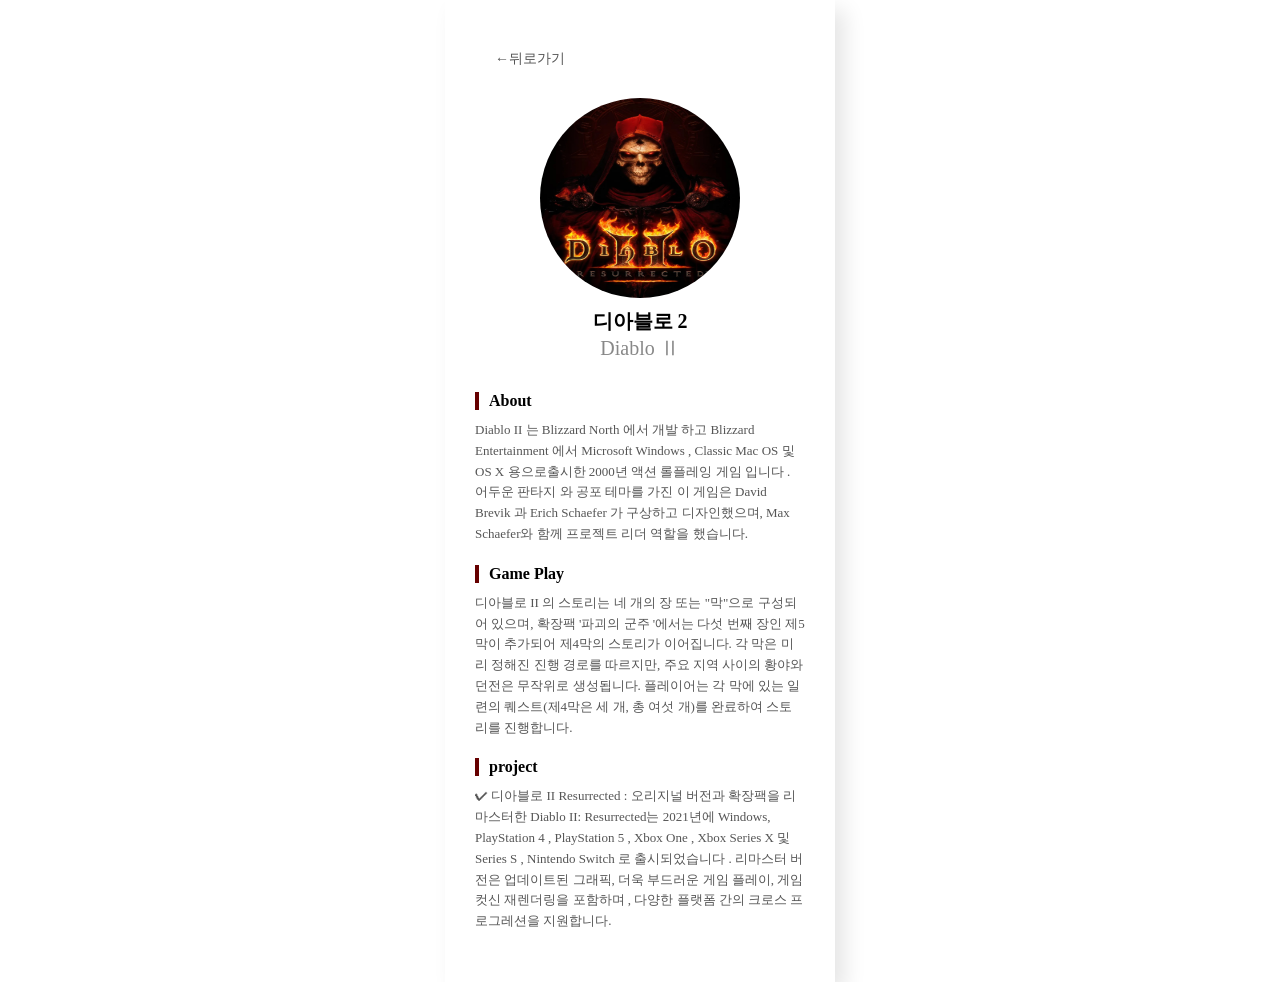
<file: profile-detail-member2.html>
<!doctype html>
<html lang="ko">
    <head>
        <meta charset="UTF-8" />
        <meta name="viewport" content="width=device-width, initial-scale=1.0" />
        <title>디아블로 2</title>
        <link rel="icon" href="images/디아블로2.jpg" />
        <!-- <link rel="stylesheet" href="css/main.css"> -->
        <link rel="stylesheet" href="css/ditail.css" />
    </head>
    <body>
        <section>
            <!-- 뒤로가기 -->
            <a href="member2.html" class="back-btn">←뒤로가기</a>
            <!-- 상단 프로필 -->
            <div class="ditail-profile">
                <div class="deta-img">
                    <img src="images/디아블로2.jpg" alt="member1" />
                </div>
                <h1>디아블로 2</h1>
                <p>Diablo Ⅱ</p>
            </div>
            <div class="section">
                <!-- 소개 -->
                <div class="ditail-box">
                    <h2>About</h2>
                    <p>
                        Diablo II 는 Blizzard North 에서 개발 하고 Blizzard Entertainment 에서 Microsoft Windows , Classic Mac OS 및 OS X 용으로출시한 2000년 액션 롤플레잉 게임 입니다 . 어두운 판타지 와 공포 테마를 가진 이 게임은 David Brevik 과 Erich Schaefer 가 구상하고 디자인했으며, Max Schaefer와 함께 프로젝트 리더 역할을 했습니다. 
                    </p>
                </div>
                <!-- 스킬 -->
                <div class="ditail-box">
                    <h2>Game Play</h2>
                    <p>
                        디아블로 II 의 스토리는 네 개의 장 또는 "막"으로 구성되어 있으며, 확장팩 '파괴의 군주 '에서는 다섯 번째 장인 제5막이 추가되어 제4막의 스토리가 이어집니다. 각 막은 미리 정해진 진행 경로를 따르지만, 주요 지역 사이의 황야와 던전은 무작위로 생성됩니다. 플레이어는 각 막에 있는 일련의 퀘스트(제4막은 세 개, 총 여섯 개)를 완료하여 스토리를 진행합니다.
                    </p>
                </div>
                <!-- 프로젝트 -->
                <div class="ditail-box">
                    <h2>project</h2>
                    <p>
                        ✔ 디아블로 II Resurrected :  오리지널 버전과 확장팩을 리마스터한 Diablo II: Resurrected는 2021년에 Windows, PlayStation 4 , PlayStation 5 , Xbox One , Xbox Series X 및 Series S , Nintendo Switch 로 출시되었습니다 . 리마스터 버전은 업데이트된 그래픽, 더욱 부드러운 게임 플레이, 게임 컷신 재렌더링을 포함하며 , 다양한 플랫폼 간의 크로스 프로그레션을 지원합니다.
                    </p>
                </div>
            </div>
        </section>
    </body>
</html>
</file>
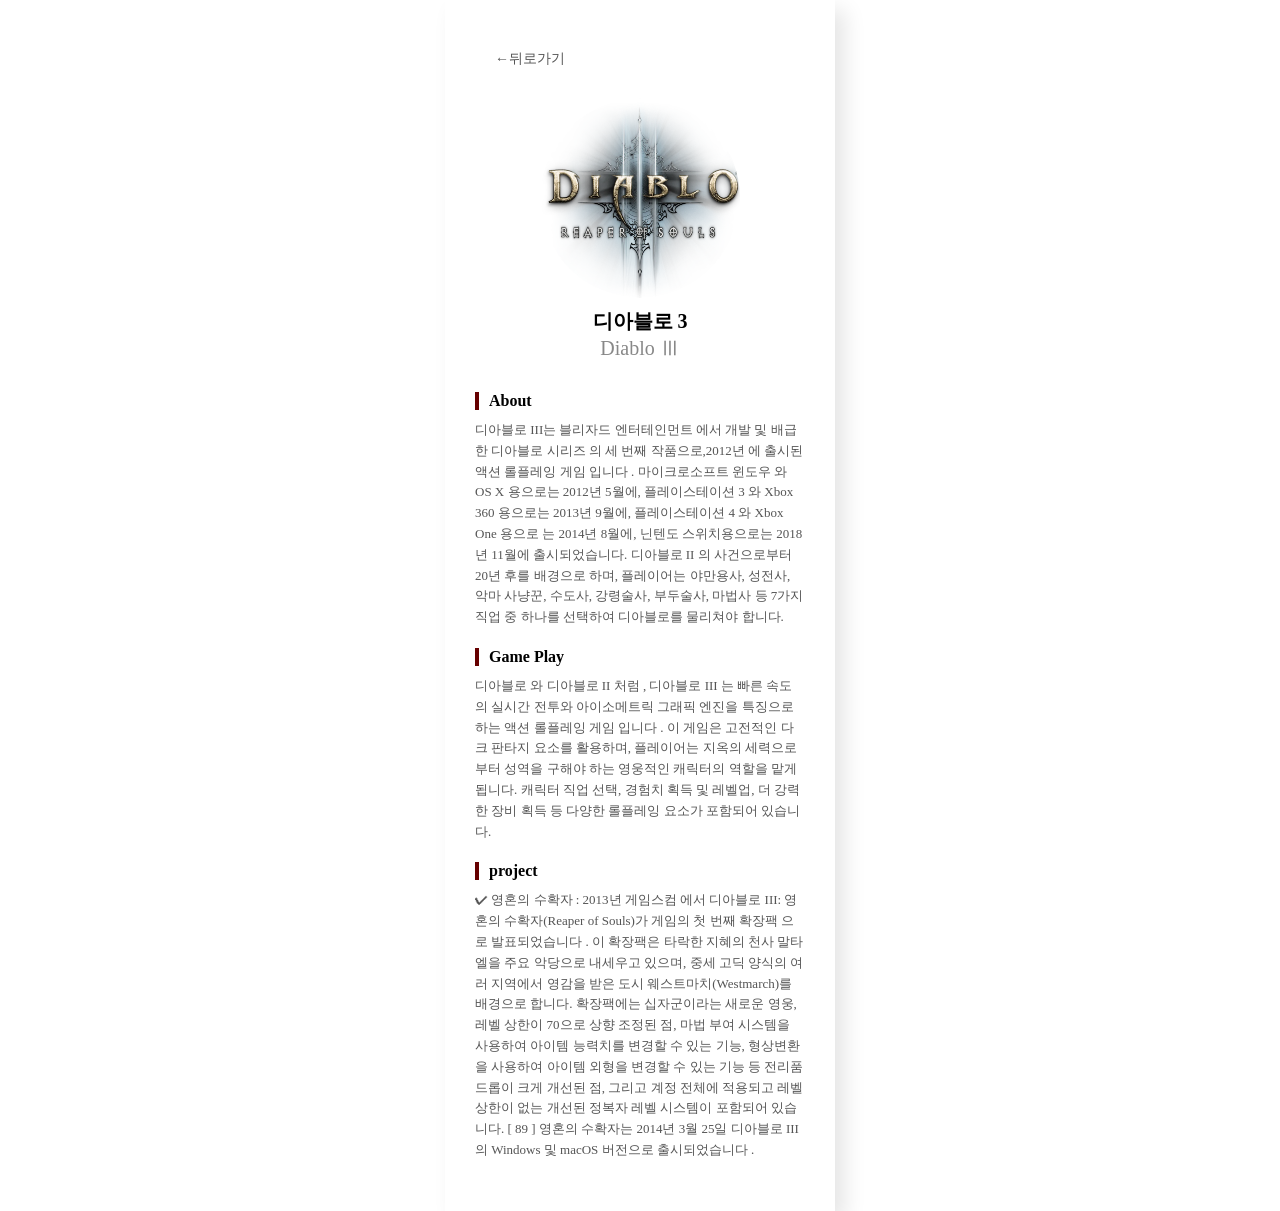
<file: profile-detail-member3.html>
<!doctype html>
<html lang="ko">
    <head>
        <meta charset="UTF-8" />
        <meta name="viewport" content="width=device-width, initial-scale=1.0" />
        <title>디아블로 3</title>
        <link rel="icon" href="images/디아블로3.jpeg" />
        <!-- <link rel="stylesheet" href="css/main.css"> -->
        <link rel="stylesheet" href="css/ditail.css" />
    </head>
    <body>
        <section>
            <!-- 뒤로가기 -->
            <a href="member3.html" class="back-btn">←뒤로가기</a>
            <!-- 상단 프로필 -->
            <div class="ditail-profile">
                <div class="deta-img">
                    <img src="images/디아블로3.jpeg" alt="member1" />
                </div>
                <h1>디아블로 3</h1>
                <p>Diablo Ⅲ</p>
            </div>
            <div class="section">
                <!-- 소개 -->
                <div class="ditail-box">
                    <h2>About</h2>
                    <p>
                        디아블로 III는 블리자드 엔터테인먼트 에서 개발 및 배급한 디아블로 시리즈 의 세 번째
                        작품으로,2012년 에 출시된 액션 롤플레잉 게임 입니다 . 마이크로소프트 윈도우 와 OS X 용으로는
                        2012년 5월에, 플레이스테이션 3 와 Xbox 360 용으로는 2013년 9월에, 플레이스테이션 4 와 Xbox One
                        용으로 는 2014년 8월에, 닌텐도 스위치용으로는 2018년 11월에 출시되었습니다. 디아블로 II 의
                        사건으로부터 20년 후를 배경으로 하며, 플레이어는 야만용사, 성전사, 악마 사냥꾼, 수도사,
                        강령술사, 부두술사, 마법사 등 7가지 직업 중 하나를 선택하여 디아블로를 물리쳐야 합니다.
                    </p>
                </div>
                <!-- 스킬 -->
                <div class="ditail-box">
                    <h2>Game Play</h2>
                    <p>
                        디아블로 와 디아블로 II 처럼 , 디아블로 III 는 빠른 속도의 실시간 전투와 아이소메트릭 그래픽
                        엔진을 특징으로 하는 액션 롤플레잉 게임 입니다 . 이 게임은 고전적인 다크 판타지 요소를 활용하며,
                        플레이어는 지옥의 세력으로부터 성역을 구해야 하는 영웅적인 캐릭터의 역할을 맡게 됩니다. 캐릭터
                        직업 선택, 경험치 획득 및 레벨업, 더 강력한 장비 획득 등 다양한 롤플레잉 요소가 포함되어
                        있습니다.
                    </p>
                </div>
                <!-- 프로젝트 -->
                <div class="ditail-box">
                    <h2>project</h2>
                    <p>
                        ✔ 영혼의 수확자 : 2013년 게임스컴 에서 디아블로 III: 영혼의 수확자(Reaper of Souls)가 게임의 첫
                        번째 확장팩 으로 발표되었습니다 . 이 확장팩은 타락한 지혜의 천사 말타엘을 주요 악당으로 내세우고
                        있으며, 중세 고딕 양식의 여러 지역에서 영감을 받은 도시 웨스트마치(Westmarch)를 배경으로 합니다.
                        확장팩에는 십자군이라는 새로운 영웅, 레벨 상한이 70으로 상향 조정된 점, 마법 부여 시스템을
                        사용하여 아이템 능력치를 변경할 수 있는 기능, 형상변환을 사용하여 아이템 외형을 변경할 수 있는
                        기능 등 전리품 드롭이 크게 개선된 점, 그리고 계정 전체에 적용되고 레벨 상한이 없는 개선된 정복자
                        레벨 시스템이 포함되어 있습니다. [ 89 ] 영혼의 수확자는 2014년 3월 25일 디아블로 III 의 Windows
                        및 macOS 버전으로 출시되었습니다 .
                    </p>
                </div>
            </div>
        </section>
    </body>
</html>
</file>
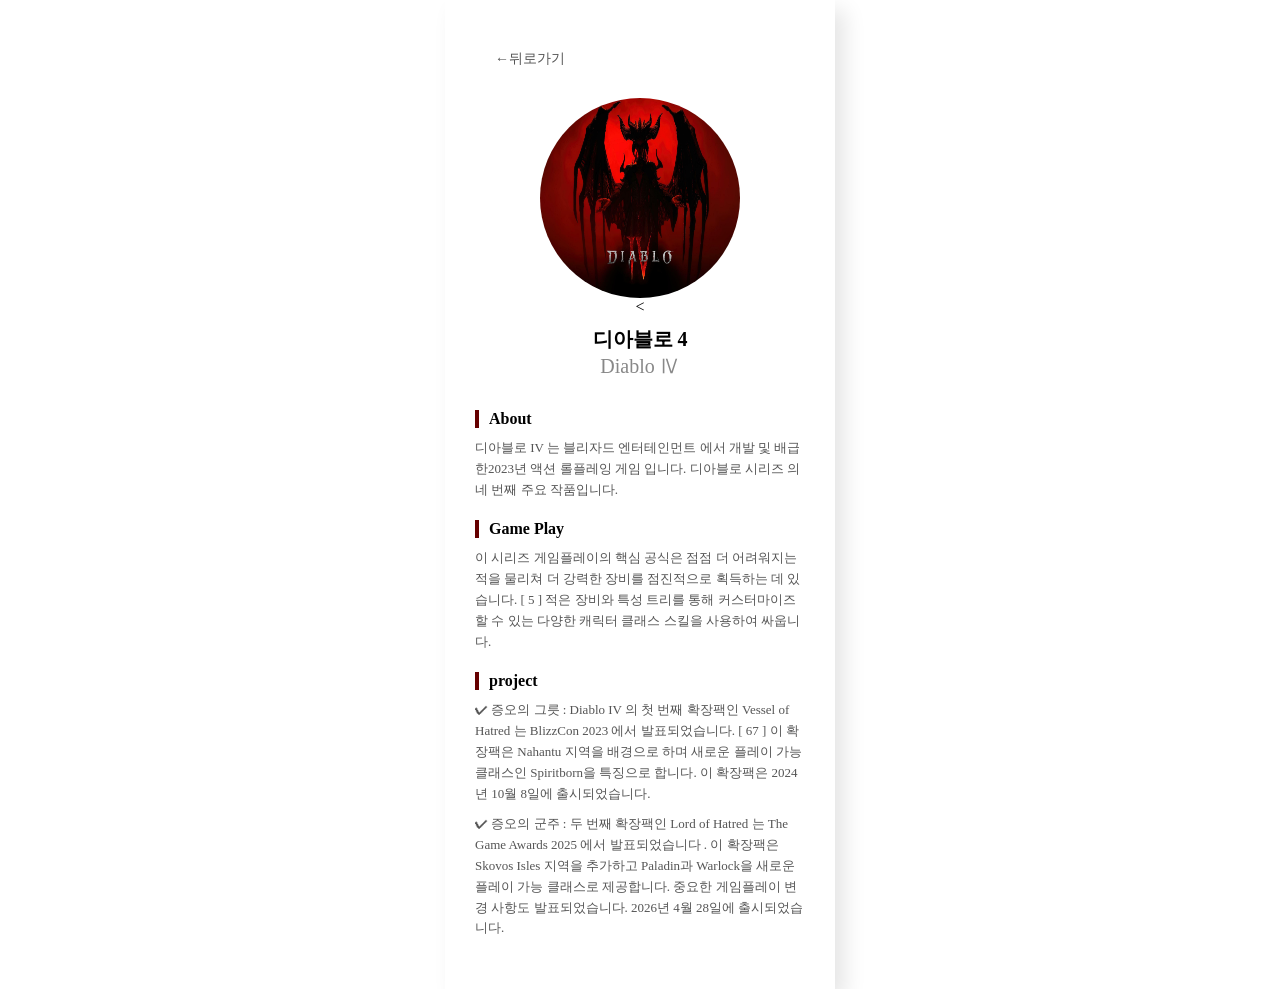
<file: profile-detail-member4.html>
<!doctype html>
<html lang="ko">
    <head>
        <meta charset="UTF-8" />
        <meta name="viewport" content="width=device-width, initial-scale=1.0" />
        <title>디아블로 4</title>
        <link rel="icon" href="images/디아블로4.jpg">
        <!-- <link rel="stylesheet" href="css/main.css"> -->
        <link rel="stylesheet" href="css/ditail.css" />
    </head>
    <body>
        <section>
            <!-- 뒤로가기 -->
            <a href="member4.html" class="back-btn">←뒤로가기</a>
            <!-- 상단 프로필 -->
            <div class="ditail-profile">
                      <div class="deta-img">
                <img src="images/디아블로4.jpg" alt="member1" />
                </div>
                <<h1>디아블로 4</h1>
                <p>Diablo Ⅳ</p>
            </div>
            <div class="section">
                <!-- 소개 -->
                <div class="ditail-box">
                    <h2>About</h2>
                    <p>디아블로 IV 는 블리자드 엔터테인먼트 에서 개발 및 배급한2023년 액션 롤플레잉 게임 입니다. 디아블로 시리즈 의 네 번째 주요 작품입니다.</p>
                </div>
                <!-- 스킬 -->
                <div class="ditail-box">
                    <h2>Game Play</h2>
                    <p>이 시리즈 게임플레이의 핵심 공식은 점점 더 어려워지는 적을 물리쳐 더 강력한 장비를 점진적으로 획득하는 데 있습니다. [ 5 ] 적은 장비와 특성 트리를 통해 커스터마이즈할 수 있는 다양한 캐릭터 클래스 스킬을 사용하여 싸웁니다.</p>
                </div>
                <!-- 프로젝트 -->
                <div class="ditail-box">
                    <h2>project</h2>
                    <p>✔ 증오의 그릇 : Diablo IV 의 첫 번째 확장팩인 Vessel of Hatred 는 BlizzCon 2023 에서 발표되었습니다. [ 67 ] 이 확장팩은 Nahantu 지역을 배경으로 하며 새로운 플레이 가능 클래스인 Spiritborn을 특징으로 합니다. 이 확장팩은 2024년 10월 8일에 출시되었습니다.</p>
                    <p>✔ 증오의 군주 : 두 번째 확장팩인 Lord of Hatred 는 The Game Awards 2025 에서 발표되었습니다 . 이 확장팩은 Skovos Isles 지역을 추가하고 Paladin과 Warlock을 새로운 플레이 가능 클래스로 제공합니다. 중요한 게임플레이 변경 사항도 발표되었습니다. 2026년 4월 28일에 출시되었습니다.</p>
                </div>
            </div>
        </section>
    </body>
</html>
</file>
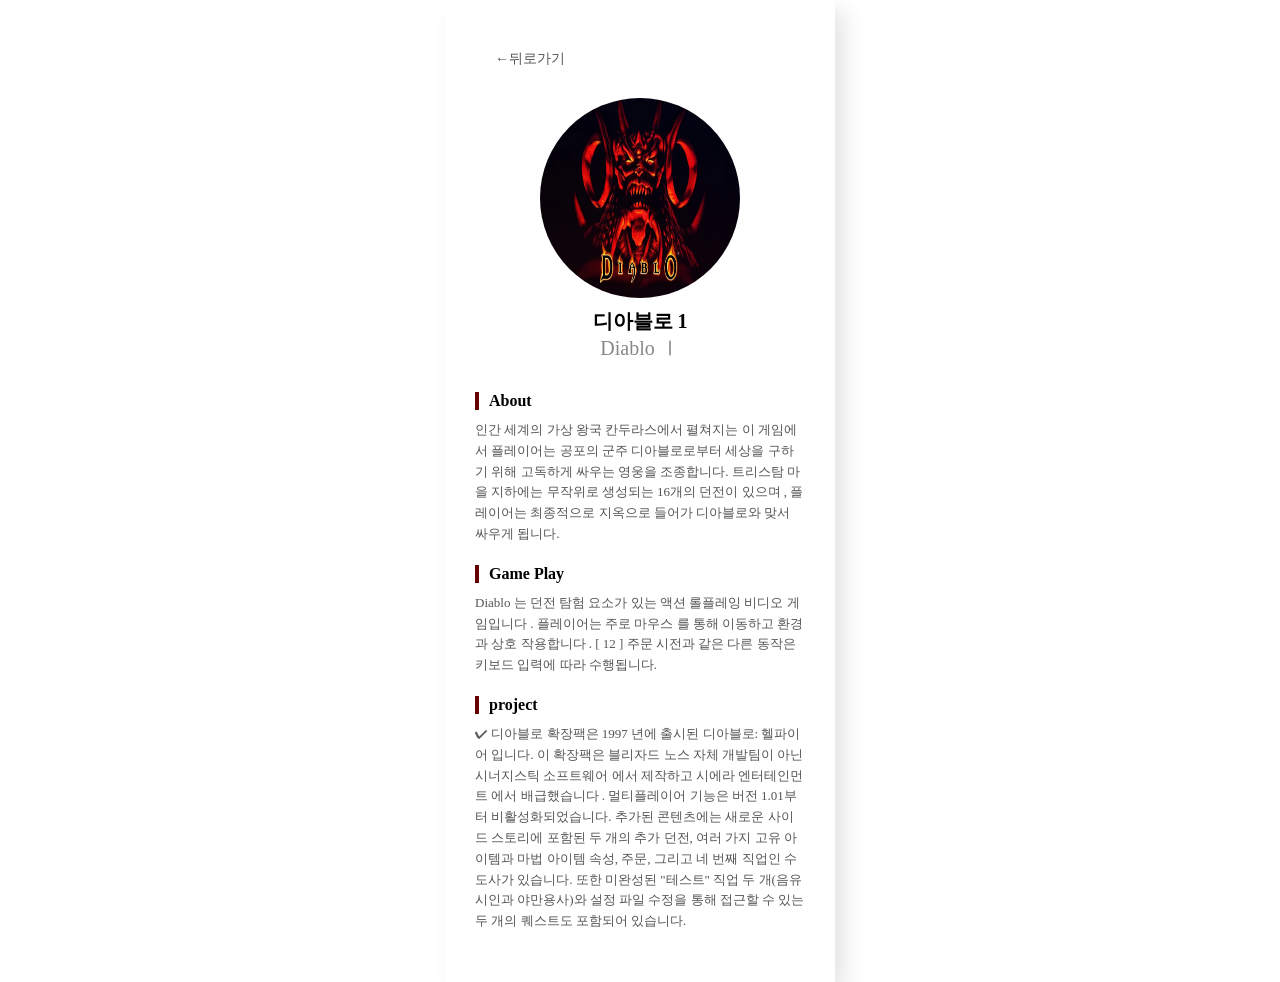
<file: profile-detail.html>
<!doctype html>
<html lang="ko">
    <head>
        <meta charset="UTF-8" />
        <meta name="viewport" content="width=device-width, initial-scale=1.0" />
        <title>디아블로 1</title>
        <link rel="icon" href="images/디아블로1.jpg">
        <!-- <link rel="stylesheet" href="css/main.css"> -->
        <link rel="stylesheet" href="css/ditail.css" />
    </head>
    <body>
        <section>
            <!-- 뒤로가기 -->
            <a href="index.html" class="back-btn">←뒤로가기</a>
            <!-- 상단 프로필 -->
            <div class="ditail-profile">
                <div class="deta-img">
                <img src="images/디아블로1.jpg" alt="member1" />
                </div>
                <h1>디아블로 1</h1>
                <p>Diablo Ⅰ</p>
            </div>
            <div class="section">
                <!-- 소개 -->
                   <div class="ditail-box">
                    <h2>About</h2>
                    <p>인간 세계의 가상 왕국 칸두라스에서 펼쳐지는 이 게임에서 플레이어는 공포의 군주 디아블로로부터 세상을 구하기 위해 고독하게 싸우는 영웅을 조종합니다. 트리스탐 마을 지하에는 무작위로 생성되는 16개의 던전이 있으며 , 플레이어는 최종적으로 지옥으로 들어가 디아블로와 맞서 싸우게 됩니다.</p>
                </div>
                <!-- 스킬 -->
                <div class="ditail-box">
                    <h2>Game Play</h2>
                    <p>Diablo 는 던전 탐험 요소가 있는 액션 롤플레잉 비디오 게임입니다 . 플레이어는 주로 마우스 를 통해 이동하고 환경과 상호 작용합니다 . [ 12 ] 주문 시전과 같은 다른 동작은 키보드 입력에 따라 수행됩니다.</p>
                </div>
                <!-- 프로젝트 -->
                <div class="ditail-box">
                    <h2>project</h2>
                    <p>✔ 디아블로 확장팩은 1997 년에 출시된 디아블로: 헬파이어 입니다. 이 확장팩은 블리자드 노스 자체 개발팀이 아닌 시너지스틱 소프트웨어 에서 제작하고 시에라 엔터테인먼트 에서 배급했습니다 . 멀티플레이어 기능은 버전 1.01부터 비활성화되었습니다. 추가된 콘텐츠에는 새로운 사이드 스토리에 포함된 두 개의 추가 던전, 여러 가지 고유 아이템과 마법 아이템 속성, 주문, 그리고 네 번째 직업인 수도사가 있습니다. 또한 미완성된 "테스트" 직업 두 개(음유시인과 야만용사)와 설정 파일 수정을 통해 접근할 수 있는 두 개의 퀘스트도 포함되어 있습니다.</p>
                </div>
            </div>
        </section>
    </body>
</html>
</file>
<file: css/main.css>
@import url("https://fonts.googleapis.com/css2?family=Lato:ital,wght@0,100;0,300;0,400;0,700;0,900;1,100;1,300;1,400;1,700;1,900&family=Libre+Bodoni:ital,wght@0,400..700;1,400..700&family=Orbitron:wght@400..900&family=Poppins:ital,wght@0,100;0,200;0,300;0,400;0,500;0,600;0,700;0,800;0,900;1,100;1,200;1,300;1,400;1,500;1,600;1,700;1,800;1,900&family=Roboto:ital,wght@0,100..900;1,100..900&display=swap");
* {
    padding: 0;
    margin: 0;
    box-sizing: border-box;
}
ul,
li {
    list-style: none;
}
a {
    color: #333;
    text-decoration: none;
}
.member1 {
    background-color: antiquewhite;
}
section {
    width: 390px;
    margin: auto;
    padding: 30px;
    background-color: #fff;
}
.menu {
    display: flex;
    justify-content: space-between;
    font-size: 24px;
}
.menu a {
    color: #aaa;
    transition: 0.3s;
}
.menu a:hover {
    cursor: pointer;
    color: #333;
}
.profile {
    display: flex;
    flex-direction: column;
    align-items: center;
    gap: 15px;
    text-align: center;
    padding: 20px 0;
}
.pro-img {
    width: 200px;
    height: 200px;
    overflow: hidden;
    border-radius: 50%;
    text-align: center;
    display: flex;
    justify-content: center;
}
.pro-img img {
    width: 100%;
    height: auto;
    display: block;
    transition: 0.3s;
    text-align: center;
}
.pro-img:hover img {
    transform: scale(1.1);
    cursor: pointer;
}
.pro-name {
    font-family: "Orbitron", sans-serif;
    padding-bottom: 20px;
}
.pro-name h1 {
    font-size: 25px;
    color: #222;
    text-transform: uppercase;
}
.pro-name p {
    font-size: 17px;
    color: #999;
}
.btn-view {
    color: #fff;
    padding: 8px 20px;
    border-radius: 24px;
    background: linear-gradient(45deg, #10fcf0, #7592fc);
    box-shadow: 5px 5px 20px rgba(0, 255, 255, 0.5);
}
body.member2 .profile-img {
    box-shadow: 5px 5px 30px rgba(173, 230, 185, 0.8);
}
body.member2 .btn-view {
    background: linear-gradient(45deg, #89ee91, #04e8cd);
    box-shadow: 5px 5px 20px rgba(0, 255, 255, 0.5);
}
.profile ul {
    font-family: "Orbitron", sans-serif;
    padding: 15px 0;
    display: flex;
    flex-direction: column;
    justify-content: center;
}
.profile ul li {
    display: flex;
    align-items: center;
    justify-content: center;
    gap: 20px;
    padding: 10px 0;
    border-bottom: 1px solid #d2d1d1;
}
.profile ul li:last-child {
    border: none;
}
.profile ul li i {
    color: #999;
    font-size: 18px;
    text-shadow: 2px 2px 2px #ddd;
}
.profile ul li span {
    color: #888;
    font-size: 16px;
}
.profile ul li:hover {
    transform: scale(1.1);
    cursor: pointer;
}
.profile ul li:hover i {
    color: #000;
}
.profile ul li:hover span {
    color: #000;
}
.last {
    display: flex;
    gap: 30px;
    justify-content: center;
}
.last a {
    width: 40px;
    height: 40px;
    border-radius: 50%;
    background-color: antiquewhite;
    filter: saturate(0.7);
    color: #fff;
    display: flex;
    justify-content: center;
    align-items: center;
}

.last a:nth-of-type(1) {
    background-color: #0a0a0a;
    color: #000;
    opacity: 0.1;
}
.last a:nth-of-type(2) {
    background-color: #c2a378;
    color: #000;
    opacity: 0.1;
}
.last a:nth-of-type(3) {
    background-color: #7a2bff;
    color: #000;
    opacity: 0.1;
}
.last a:nth-of-type(4) {
    background-color: #8b0000;
    color: #000;
    opacity: 0.1;
}
.last a.on {
    opacity: 1;
    filter: saturate(1);
    color: #fff;
}
.last a:hover {
    transform: scale(1.1);
    opacity: 1;
    color: #fff;
}
</file>
<file: css/ditail.css>
@import url(main.css);
section {
    box-shadow: 10px 10px 20px rgba(0, 0, 0, 0.1);
}
/* 프로필 */
.back-btn {
    font-size: 14px;
    color: #555;
    cursor: pointer;
    display: block;
    margin: 20px;
}
.back-btn:hover {
    text-decoration: underline;
}
.ditail-profile {
    text-align: center;
    margin: 30px 0;
}
.ditail-profile h1 {
    font-size: 20px;
    text-transform: uppercase;
    margin-top: 10px;
}
.ditail-profile p {
    font-size: 20px;
    color: #888;
}
.deta-img {
    width: 200px;
    height: 200px;
    overflow: hidden;
    border-radius: 50%;
    text-align: center;
    display: flex;
    justify-content: center;
    margin: auto;
}
.deta-img img {
    width: 100%;
    height: auto;
    display: block;
    transition: 0.3s;
    text-align: center;
}

/* 카드박스 */
.ditail-box {
    margin-bottom: 20px;
}
.ditail-box h2 {
    font-size: 16px;
    border-left: 4px solid #660000;
    padding-left: 10px;
}
li {
    list-style: disc;
}
ul {
    padding-left: 25px;
}
.ditail-box p,
.ditail-box li {
    font-size: 13px;
    color: #555;
    line-height: 1.6;
    padding-top: 10px;
}
</file>
